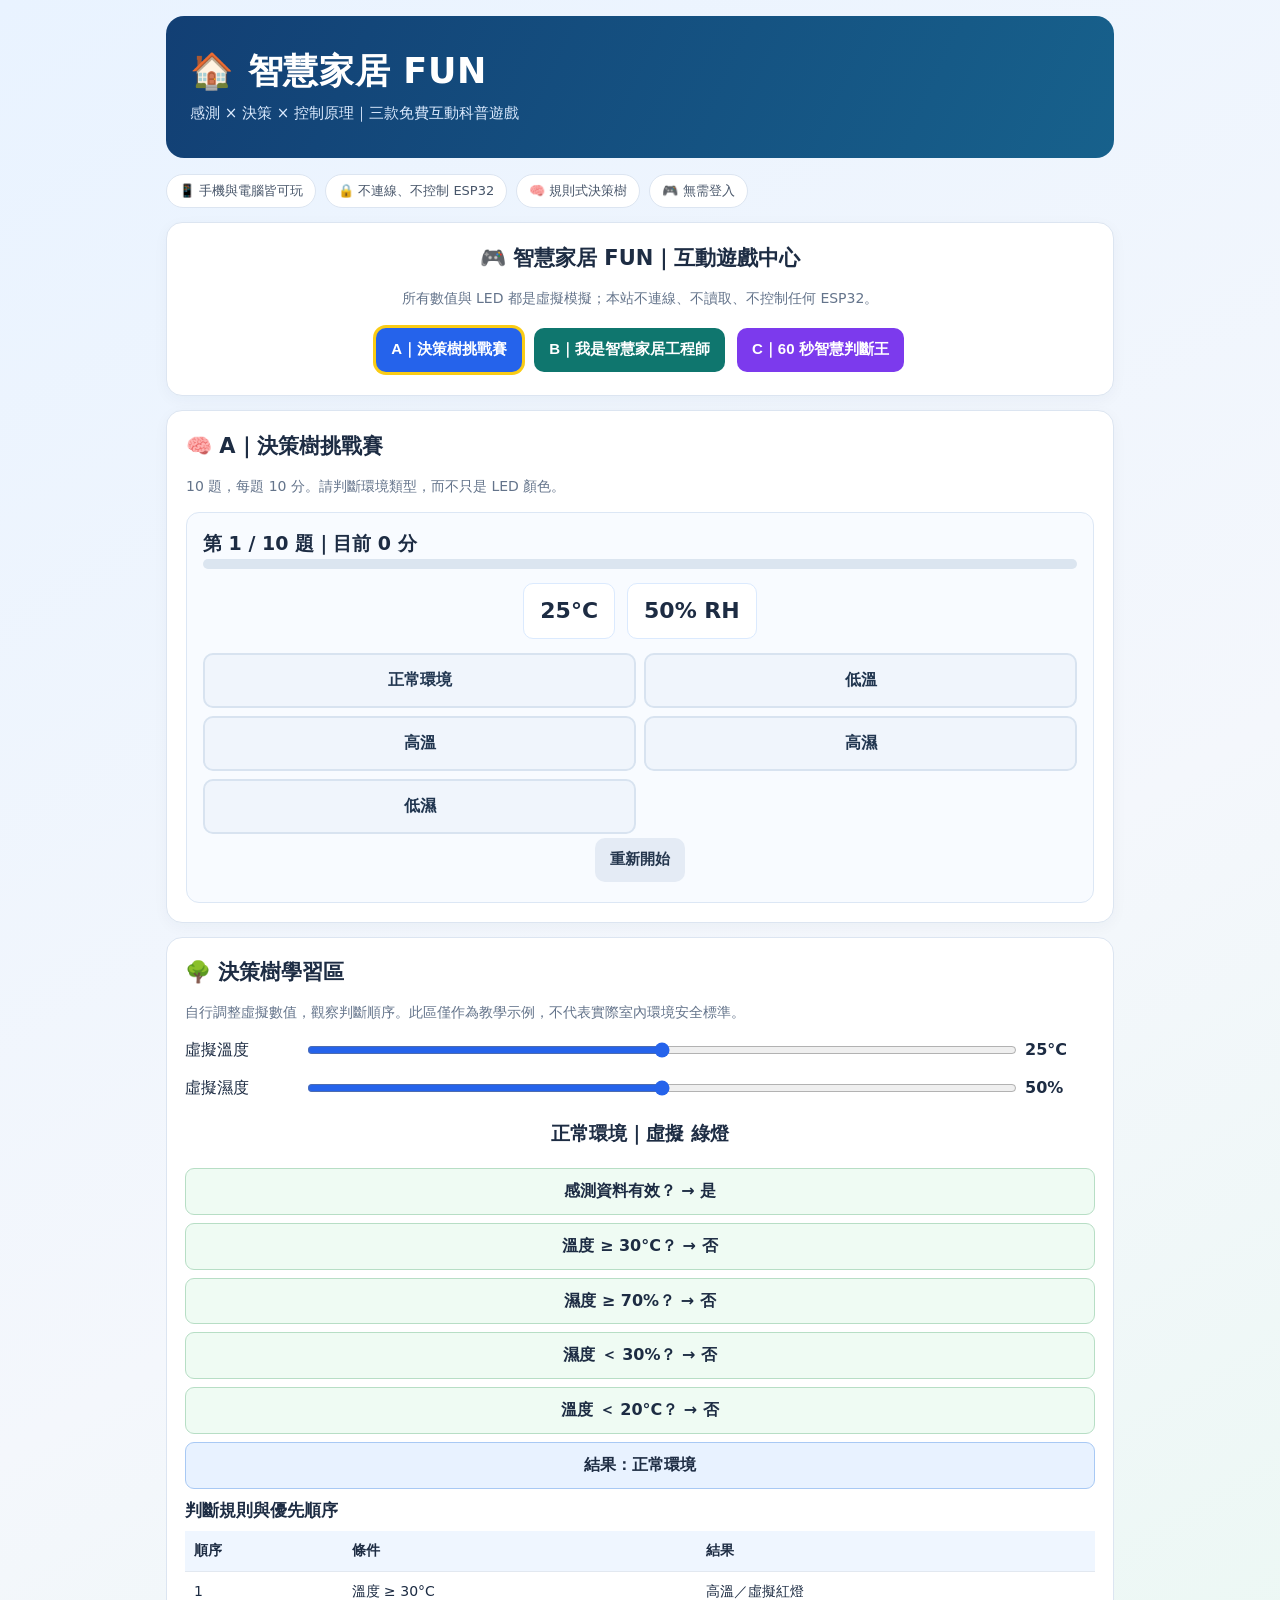
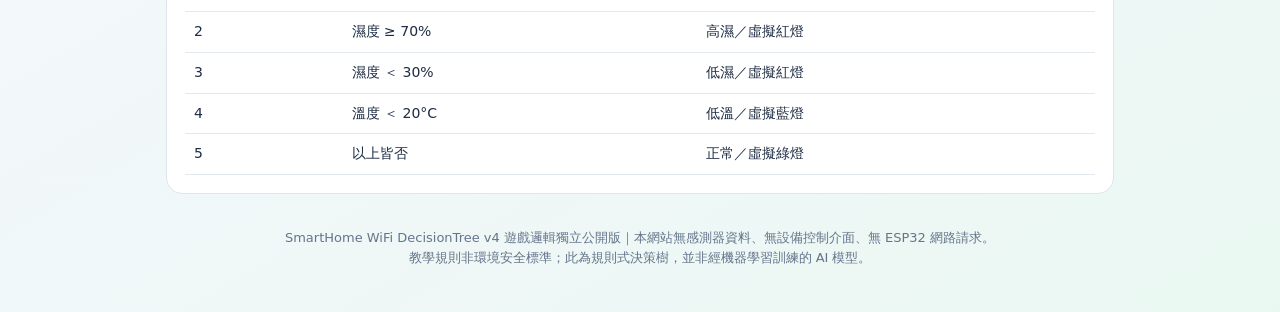
<file: index.html>
<!doctype html>
<html lang="zh-Hant">
<head>
<meta charset="utf-8">
<meta name="viewport" content="width=device-width,initial-scale=1">
<meta name="description" content="智慧家居 FUN：三款免費互動科普遊戲，學習溫溼度感測與規則式決策樹。純瀏覽器運作，不連線或控制 ESP32。">
<meta name="theme-color" content="#123f74">
<meta http-equiv="Content-Security-Policy" content="default-src 'none'; script-src 'self'; style-src 'self'; img-src 'self' data:; connect-src 'none'; object-src 'none'; frame-src 'none'; base-uri 'none'; form-action 'none'">
<title>智慧家居 FUN｜三款互動科普遊戲</title>
<link rel="stylesheet" href="style.css">
<script src="game.js" defer></script>
</head>
<body><main>
<header><h1>🏠 智慧家居 FUN</h1><p>感測 × 決策 × 控制原理｜三款免費互動科普遊戲</p></header>
<div class="info-bar"><span class="info-pill">📱 手機與電腦皆可玩</span><span class="info-pill">🔒 不連線、不控制 ESP32</span><span class="info-pill">🧠 規則式決策樹</span><span class="info-pill">🎮 無需登入</span></div>
<section aria-label="互動遊戲中心">

<div class="card"><h2 class="center">🎮 智慧家居 FUN｜互動遊戲中心</h2><p class="muted center">所有數值與 LED 都是虛擬模擬；本站不連線、不讀取、不控制任何 ESP32。</p><div class="toolbar game-nav"><button class="btn-blue" data-game="quiz" aria-pressed="true" data-action="openGame('quiz')">A｜決策樹挑戰賽</button><button class="btn-teal" data-game="engineer" aria-pressed="false" data-action="openGame('engineer')">B｜我是智慧家居工程師</button><button class="btn-purple" data-game="speed" aria-pressed="false" data-action="openGame('speed')">C｜60 秒智慧判斷王</button></div></div>
<div id="quizGame" class="card hidden"><h2>🧠 A｜決策樹挑戰賽</h2><p class="muted">10 題，每題 10 分。請判斷環境類型，而不只是 LED 顏色。</p><div class="game-box"><div id="quizMeta" class="score">第 1 題</div><div class="progress"><div id="quizProgress"></div></div><div class="game-metrics" id="quizValues"></div><div id="quizChoices" class="choice-grid"></div><div id="quizFeedback"></div><div class="center"><button id="quizNext" class="btn-blue hidden" data-action="nextQuiz()">下一題</button><button class="btn-light" data-action="startQuiz()">重新開始</button></div></div></div>
<div id="engineerGame" class="card hidden"><h2>🛠️ B｜我是智慧家居工程師</h2><p class="muted">調整虛擬環境數值，讓決策樹得到指定結果。共 5 個任務。</p><div class="game-box"><div id="missionMeta" class="score"></div><div id="missionText" class="mission"></div><div class="slider-row"><label for="gameTemp">溫度</label><input id="gameTemp" type="range" min="10" max="40" step="1" value="25" data-input-action="renderEngineer()"><strong id="gameTempValue">25°C</strong></div><div class="slider-row"><label for="gameHum">濕度</label><input id="gameHum" type="range" min="10" max="90" step="1" value="50" data-input-action="renderEngineer()"><strong id="gameHumValue">50%</strong></div><div class="center">虛擬決策結果：<b id="engineerState"></b><br>虛擬 LED：<b id="engineerLED"></b></div><div class="center"><button class="btn-green" id="missionCheck" data-action="checkMission()">提交答案</button><button class="btn-blue hidden" id="missionNext" data-action="nextMission()">下一關</button><button class="btn-light" data-action="startEngineer()">重新開始</button></div><div id="missionFeedback"></div></div></div>
<div id="speedGame" class="card hidden"><h2>⏱️ C｜60 秒智慧判斷王</h2><p class="muted">限時 60 秒，盡可能答對更多題。每題 10 分，答錯不扣分。</p><div class="game-box"><div class="center score" id="speedMeta">準備挑戰</div><div class="progress"><div id="speedProgress"></div></div><div class="game-metrics" id="speedValues"></div><div id="speedChoices" class="choice-grid"></div><div id="speedFeedback"></div><div class="center"><button id="speedStart" class="btn-purple" data-action="startSpeed()">開始 60 秒挑戰</button><button id="speedStop" class="btn-light hidden" data-action="stopSpeed()">結束挑戰</button></div></div></div>

</section>
<section class="lesson" aria-labelledby="lessonTitle">
<h2 id="lessonTitle">🌳 決策樹學習區</h2>
<p class="muted">自行調整虛擬數值，觀察判斷順序。此區僅作為教學示例，不代表實際室內環境安全標準。</p>
<div class="slider-row"><label for="lessonTemp">虛擬溫度</label><input id="lessonTemp" type="range" min="10" max="40" value="25" step="1" data-input-action="renderLesson()"><strong id="lessonTempText">25°C</strong></div>
<div class="slider-row"><label for="lessonHum">虛擬濕度</label><input id="lessonHum" type="range" min="10" max="90" value="50" step="1" data-input-action="renderLesson()"><strong id="lessonHumText">50%</strong></div>
<p class="center score" id="lessonResult" aria-live="polite"></p>
<div id="lessonPath" class="lesson-path" aria-live="polite"></div>
<h3>判斷規則與優先順序</h3>
<table class="rule-table"><thead><tr><th>順序</th><th>條件</th><th>結果</th></tr></thead><tbody>
<tr><td>1</td><td>溫度 ≥ 30°C</td><td>高溫／虛擬紅燈</td></tr>
<tr><td>2</td><td>濕度 ≥ 70%</td><td>高濕／虛擬紅燈</td></tr>
<tr><td>3</td><td>濕度 ＜ 30%</td><td>低濕／虛擬紅燈</td></tr>
<tr><td>4</td><td>溫度 ＜ 20°C</td><td>低溫／虛擬藍燈</td></tr>
<tr><td>5</td><td>以上皆否</td><td>正常／虛擬綠燈</td></tr>
</tbody></table>
</section>
<footer>SmartHome WiFi DecisionTree v4 遊戲邏輯獨立公開版｜本網站無感測器資料、無設備控制介面、無 ESP32 網路請求。<br>教學規則非環境安全標準；此為規則式決策樹，並非經機器學習訓練的 AI 模型。</footer>
</main></body></html>
</file>
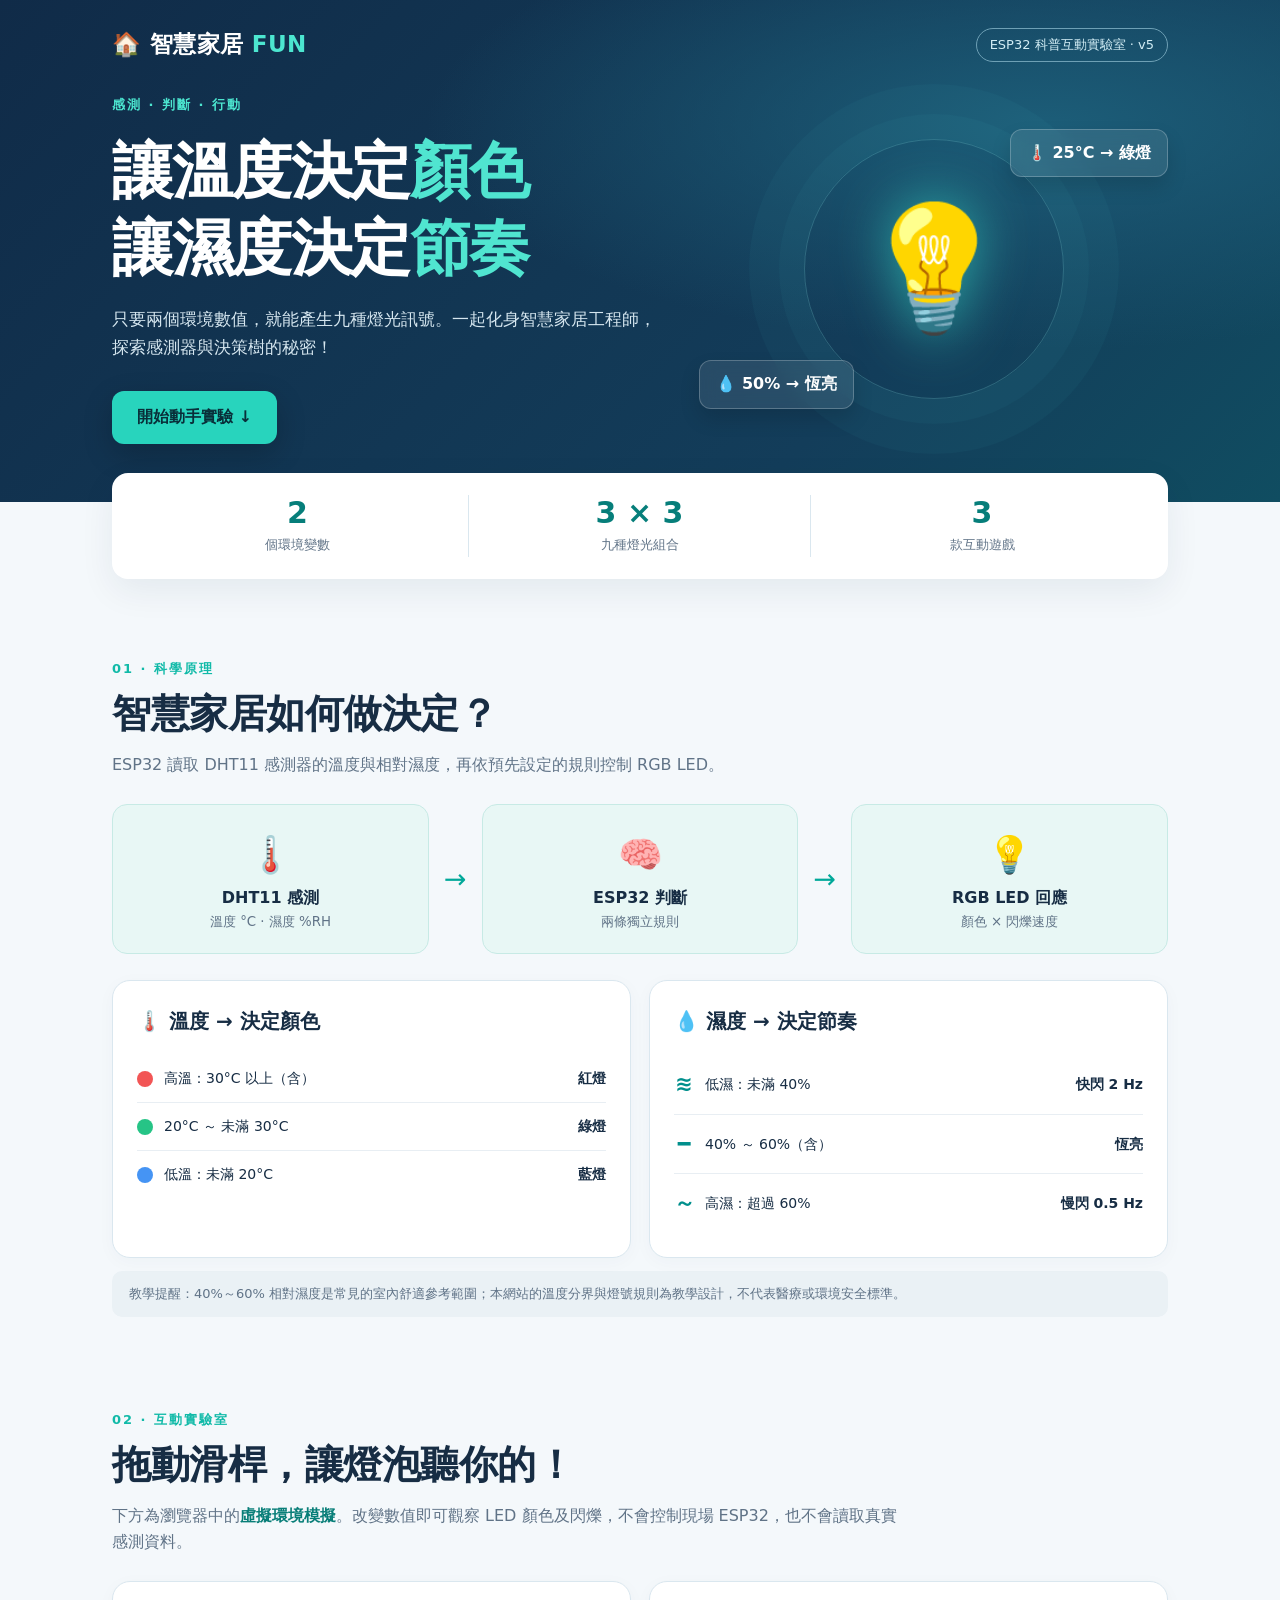
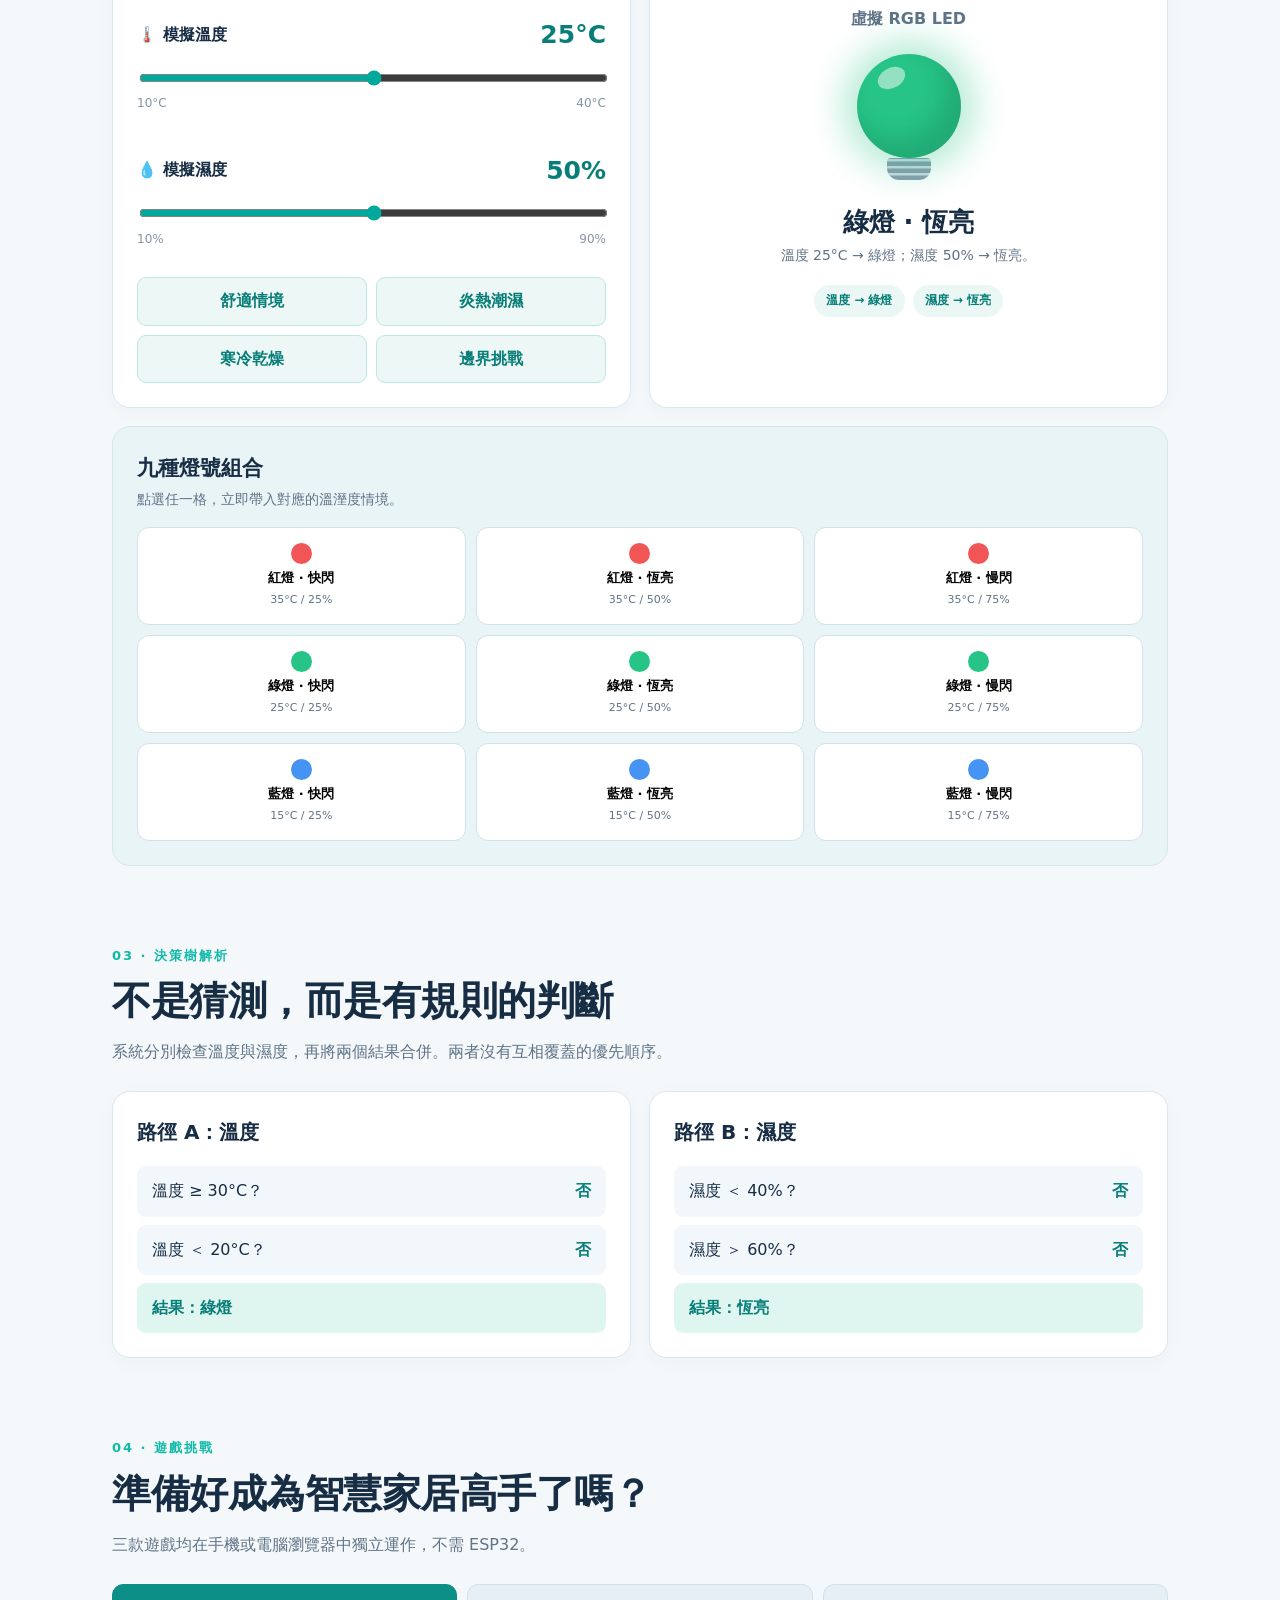
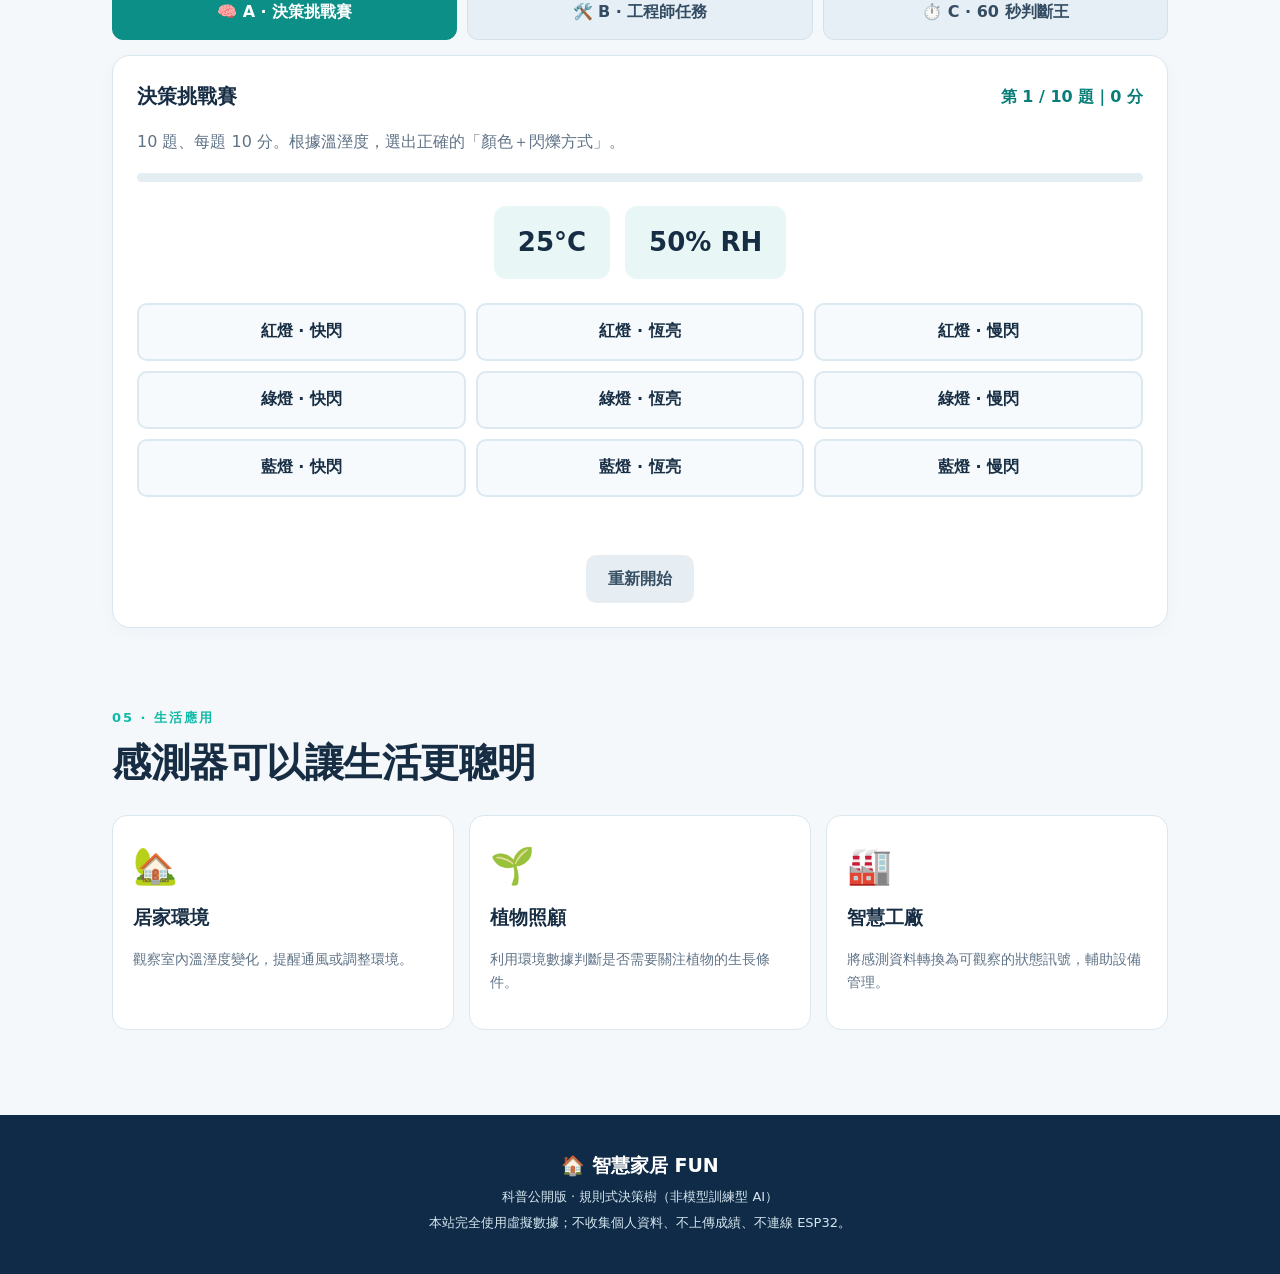
<file: v5/index.html>
<!doctype html><html lang="zh-Hant"><head><meta charset="utf-8"><meta name="viewport" content="width=device-width,initial-scale=1"><meta name="theme-color" content="#102b48"><meta name="description" content="智慧家居 FUN：ESP32 溫溼度決策樹科普與三款免費互動遊戲。"><meta http-equiv="Content-Security-Policy" content="default-src 'self'; script-src 'self'; style-src 'self'; img-src 'self' data:; connect-src 'none'; object-src 'none'; base-uri 'none'; form-action 'none'"><title>智慧家居 FUN｜溫溼度 × 決策樹 × 互動挑戰</title><link rel="stylesheet" href="style.css" defer><script src="game.js" defer></script></head><body>
<header class="hero"><div class="shell"><div class="top"><span class="brand">🏠 智慧家居 <b>FUN</b></span><span class="pill">ESP32 科普互動實驗室 · v5</span></div><div class="hero-grid"><div><div class="eyebrow">感測 · 判斷 · 行動</div><h1>讓溫度決定<span>顏色</span><br>讓濕度決定<span>節奏</span></h1><p>只要兩個環境數值，就能產生九種燈光訊號。一起化身智慧家居工程師，探索感測器與決策樹的秘密！</p><a class="primary-link" href="#lab">開始動手實驗 ↓</a></div><div class="hero-art" aria-hidden="true"><div class="orb-ring"><div class="orb">💡</div></div><div class="float-tag top-tag">🌡️ 25°C → 綠燈</div><div class="float-tag bottom-tag">💧 50% → 恆亮</div></div></div></div></header>
<main class="shell"><section class="intro stats"><div><strong>2</strong><span>個環境變數</span></div><div><strong>3 × 3</strong><span>九種燈光組合</span></div><div><strong>3</strong><span>款互動遊戲</span></div></section>
<section class="section" id="learn"><div class="section-head"><span class="kicker">01 · 科學原理</span><h2>智慧家居如何做決定？</h2><p>ESP32 讀取 DHT11 感測器的溫度與相對濕度，再依預先設定的規則控制 RGB LED。</p></div><div class="flow"><div class="flow-box"><span class="flow-icon">🌡️</span><b>DHT11 感測</b><small>溫度 °C · 濕度 %RH</small></div><span class="arrow">→</span><div class="flow-box"><span class="flow-icon">🧠</span><b>ESP32 判斷</b><small>兩條獨立規則</small></div><span class="arrow">→</span><div class="flow-box"><span class="flow-icon">💡</span><b>RGB LED 回應</b><small>顏色 × 閃爍速度</small></div></div><div class="rule-grid"><article class="panel"><h3>🌡️ 溫度 → 決定顏色</h3><div class="rule"><i class="dot red"></i><span>高溫：30°C 以上（含）</span><b>紅燈</b></div><div class="rule"><i class="dot green"></i><span>20°C ～ 未滿 30°C</span><b>綠燈</b></div><div class="rule"><i class="dot blue"></i><span>低溫：未滿 20°C</span><b>藍燈</b></div></article><article class="panel"><h3>💧 濕度 → 決定節奏</h3><div class="rule"><span class="wave">≋</span><span>低濕：未滿 40%</span><b>快閃 2 Hz</b></div><div class="rule"><span class="wave">━</span><span>40% ～ 60%（含）</span><b>恆亮</b></div><div class="rule"><span class="wave">～</span><span>高濕：超過 60%</span><b>慢閃 0.5 Hz</b></div></article></div><p class="note">教學提醒：40%～60% 相對濕度是常見的室內舒適參考範圍；本網站的溫度分界與燈號規則為教學設計，不代表醫療或環境安全標準。</p></section>
<section class="section lab-section" id="lab"><div class="section-head"><span class="kicker">02 · 互動實驗室</span><h2>拖動滑桿，讓燈泡聽你的！</h2><p>下方為瀏覽器中的<span class="em">虛擬環境模擬</span>。改變數值即可觀察 LED 顏色及閃爍，不會控制現場 ESP32，也不會讀取真實感測資料。</p></div><div class="lab-grid"><div class="panel control-panel"><div class="slider-heading"><label for="temp">🌡️ 模擬溫度</label><output id="tempOut" for="temp">25°C</output></div><input id="temp" type="range" min="10" max="40" value="25" step="1"><div class="range-label"><span>10°C</span><span>40°C</span></div><div class="slider-heading second"><label for="hum">💧 模擬濕度</label><output id="humOut" for="hum">50%</output></div><input id="hum" type="range" min="10" max="90" value="50" step="1"><div class="range-label"><span>10%</span><span>90%</span></div><div class="presets"><button data-preset="25,50">舒適情境</button><button data-preset="35,75">炎熱潮濕</button><button data-preset="15,25">寒冷乾燥</button><button data-preset="30,60">邊界挑戰</button></div></div><div class="panel result-panel"><div class="mini-label">虛擬 RGB LED</div><div class="bulb-stage"><div id="bulb" class="bulb green" role="img" aria-label="綠燈恆亮"></div><div class="bulb-base"></div></div><div id="result" class="result-title" aria-live="polite">綠燈 · 恆亮</div><div id="detail" class="result-detail">溫度正常範圍；濕度在 40%～60%</div><div class="decision-pills"><span id="colorRule">溫度 → 綠色</span><span id="blinkRule">濕度 → 恆亮</span></div></div></div><div class="matrix-panel"><div class="matrix-title"><h3>九種燈號組合</h3><p>點選任一格，立即帶入對應的溫溼度情境。</p></div><div id="matrix" class="matrix" aria-label="九種溫溼度燈號組合"></div></div></section>
<section class="section"><div class="section-head"><span class="kicker">03 · 決策樹解析</span><h2>不是猜測，而是有規則的判斷</h2><p>系統分別檢查溫度與濕度，再將兩個結果合併。兩者沒有互相覆蓋的優先順序。</p></div><div class="paths"><div class="path panel"><h3>路徑 A：溫度</h3><div class="path-step">溫度 ≥ 30°C？ <b id="pathHot">否</b></div><div class="path-step">溫度 ＜ 20°C？ <b id="pathCold">否</b></div><div class="path-end" id="pathColor">結果：綠色</div></div><div class="path panel"><h3>路徑 B：濕度</h3><div class="path-step">濕度 ＜ 40%？ <b id="pathDry">否</b></div><div class="path-step">濕度 ＞ 60%？ <b id="pathWet">否</b></div><div class="path-end" id="pathBlink">結果：恆亮</div></div></div></section>
<section class="section" id="games"><div class="section-head"><span class="kicker">04 · 遊戲挑戰</span><h2>準備好成為智慧家居高手了嗎？</h2><p>三款遊戲均在手機或電腦瀏覽器中獨立運作，不需 ESP32。</p></div><div class="game-tabs" role="group" aria-label="選擇遊戲"><button class="selected" data-game="quiz" aria-pressed="true">🧠 A · 決策挑戰賽</button><button data-game="engineer" aria-pressed="false">🛠️ B · 工程師任務</button><button data-game="speed" aria-pressed="false">⏱️ C · 60 秒判斷王</button></div><div class="panel game-panel"><div id="quizGame"><div class="game-top"><h3>決策挑戰賽</h3><span id="quizMeta">第 1 / 10 題</span></div><p>10 題、每題 10 分。根據溫溼度，選出正確的「顏色＋閃爍方式」。</p><div class="progress"><div id="quizProgress"></div></div><div class="question-values" id="quizValues"></div><div class="choices" id="quizChoices"></div><div class="feedback" id="quizFeedback" aria-live="polite"></div><div class="game-actions"><button id="quizNext" class="action hidden">下一題</button><button id="quizRestart" class="subtle">重新開始</button></div></div><div id="engineerGame" class="hidden"><div class="game-top"><h3>我是智慧家居工程師</h3><span id="missionMeta"></span></div><p>完成 5 項指定燈號任務。請調整下方的虛擬環境數值。</p><div class="mission" id="missionText"></div><div class="slider-heading"><label for="gameTemp">溫度</label><output id="gameTempOut">25°C</output></div><input id="gameTemp" type="range" min="10" max="40" value="25"><div class="slider-heading second"><label for="gameHum">濕度</label><output id="gameHumOut">50%</output></div><input id="gameHum" type="range" min="10" max="90" value="50"><div class="preview" id="gamePreview"></div><div class="feedback" id="missionFeedback" aria-live="polite"></div><div class="game-actions"><button id="missionCheck" class="action">提交答案</button><button id="missionNext" class="action hidden">下一關</button><button id="missionRestart" class="subtle">重新開始</button></div></div><div id="speedGame" class="hidden"><div class="game-top"><h3>60 秒智慧判斷王</h3><span id="speedMeta">準備開始</span></div><p>限時 60 秒，每題 10 分，答錯不扣分。選出正確的燈號組合。</p><div class="progress"><div id="speedProgress"></div></div><div class="question-values" id="speedValues"></div><div class="choices" id="speedChoices"></div><div class="feedback" id="speedFeedback" aria-live="polite"></div><div class="game-actions"><button id="speedStart" class="action">開始挑戰</button><button id="speedStop" class="subtle hidden">結束挑戰</button></div></div></div></section>
<section class="section"><div class="section-head"><span class="kicker">05 · 生活應用</span><h2>感測器可以讓生活更聰明</h2></div><div class="life-grid"><article class="life"><span>🏡</span><h3>居家環境</h3><p>觀察室內溫溼度變化，提醒通風或調整環境。</p></article><article class="life"><span>🌱</span><h3>植物照顧</h3><p>利用環境數據判斷是否需要關注植物的生長條件。</p></article><article class="life"><span>🏭</span><h3>智慧工廠</h3><p>將感測資料轉換為可觀察的狀態訊號，輔助設備管理。</p></article></div></section>
</main><footer><div class="shell"><b>🏠 智慧家居 FUN</b><p>科普公開版 · 規則式決策樹（非模型訓練型 AI）</p><p>本站完全使用虛擬數據；不收集個人資料、不上傳成績、不連線 ESP32。</p></div></footer></body></html>
</file>
<file: style.css>
:root{--ink:#1d2c43;--muted:#64748b;--line:#dce5f1;--blue:#2563eb;--green:#15803d;--red:#dc2626;--panel:#fff}
*{box-sizing:border-box}body{margin:0;background:#eef3fa;color:var(--ink);font-family:system-ui,"Microsoft JhengHei",sans-serif;line-height:1.55}
main{max-width:1050px;margin:auto;padding:16px}h1{font-size:clamp(24px,4vw,35px);margin:0}h2{font-size:21px;margin:0 0 12px}h3{font-size:17px;margin:8px 0}
header{background:#153b66;color:white;padding:22px;border-radius:18px;margin-bottom:16px}header p{margin:4px 0;color:#dbeafe}
.card{background:var(--panel);border:1px solid var(--line);border-radius:16px;padding:19px;margin:14px 0;box-shadow:0 4px 15px #10294c0a}
.grid{display:grid;grid-template-columns:repeat(2,minmax(0,1fr));gap:12px}.metric{text-align:center;background:#f6f9ff;border-radius:13px;padding:18px}
.value{font-size:clamp(27px,5vw,43px);font-weight:800;color:#1d4ed8}.muted{color:var(--muted);font-size:14px}.center{text-align:center}
button{min-height:44px;padding:10px 15px;border:0;border-radius:10px;background:#475569;color:#fff;font-size:15px;font-weight:650;cursor:pointer;margin:4px;touch-action:manipulation}
button:focus-visible,input:focus-visible{outline:3px solid #f59e0b;outline-offset:2px}button:hover{filter:brightness(1.07)}button:disabled{opacity:.5;cursor:not-allowed}
.btn-blue{background:#2563eb}.btn-green{background:#15803d}.btn-red{background:#dc2626}.btn-teal{background:#0f766e}.btn-purple{background:#7c3aed}.btn-light{background:#e4ebf5;color:#24364d}
.btn-active{box-shadow:inset 0 0 0 2px #facc15}.toolbar{display:flex;flex-wrap:wrap;justify-content:center;gap:4px}.tabs{display:flex;flex-wrap:wrap;gap:8px;margin-bottom:10px}
.tabs button{flex:1;margin:0;min-width:145px}.hidden{display:none!important}.status{display:inline-block;padding:5px 12px;border-radius:999px;background:#dbeafe;color:#1d4ed8;font-weight:700}
.led{display:inline-block;width:17px;height:17px;border-radius:50%;vertical-align:middle;border:1px solid #9ca3af;background:#94a3b8;margin-right:7px}
/* Complete tree: each row shows the yes leaf on the left and the no continuation on the right. */
.tree{max-width:700px;margin:12px auto}.tree-start{max-width:320px;margin:0 auto 10px}.tree-row{display:grid;grid-template-columns:minmax(0,1fr) 50px minmax(0,1fr);gap:6px;align-items:center;min-height:90px}
.node{border:2px solid #cbd5e1;background:#f8fafc;border-radius:11px;padding:11px;text-align:center;font-size:14px;min-height:61px;display:flex;flex-direction:column;justify-content:center}
.node small{font-size:12px;color:#64748b}.node.active{background:#dcfce7;border-color:#16a34a;color:#166534;font-weight:700}.node.result-active{background:#dbeafe;border-color:#2563eb;color:#1d4ed8;font-weight:800}.node.inactive{opacity:.5}
.branch{text-align:center;font-size:12px;color:#64748b}.branch.passed{color:#15803d;font-weight:800}.path{max-width:510px;margin:auto}.step{background:#dcfce7;border:2px solid #16a34a;border-radius:10px;padding:11px;text-align:center;margin:7px 0;font-weight:700}.step.end{background:#dbeafe;border-color:#2563eb;color:#1d4ed8}.down{text-align:center;color:#16a34a}
.choice-grid{display:grid;grid-template-columns:repeat(2,minmax(0,1fr));gap:8px}.choice-grid button{margin:0;min-height:55px;background:#f0f5fc;color:#213650;border:2px solid #d8e3f0}.choice-grid button.correct{background:#dcfce7;border-color:#16a34a}.choice-grid button.wrong{background:#fee2e2;border-color:#dc2626}
.game-box{background:#f7faff;border:1px solid #dce7f5;border-radius:13px;padding:16px}.score{font-weight:800;font-size:19px}.game-metrics{display:flex;justify-content:center;gap:12px;flex-wrap:wrap}.game-metrics span{padding:10px 16px;background:white;border-radius:10px;font-size:22px;font-weight:800}
.slider-row{display:grid;grid-template-columns:110px 1fr 70px;gap:10px;align-items:center;margin:13px 0}input[type=range]{width:100%;accent-color:#2563eb}.mission{border-left:5px solid #2563eb;padding:10px 14px;background:white;border-radius:8px;margin:12px 0}
.feedback{border-radius:10px;background:#e8f0ff;padding:12px;margin:12px 0}.progress{height:10px;background:#dbe5f0;border-radius:20px;overflow:hidden}.progress>div{height:100%;background:#16a34a;width:0;transition:width .2s}
@media(max-width:550px){main{padding:9px}.card{padding:13px;margin:10px 0}.tree-row{grid-template-columns:minmax(0,1fr) 23px minmax(0,1fr);gap:3px;min-height:83px}.node{font-size:12px;padding:7px 4px}.node small,.branch{font-size:10px}.slider-row{grid-template-columns:75px 1fr 56px;gap:5px}.choice-grid{grid-template-columns:1fr}}
@media(prefers-reduced-motion:reduce){.progress>div{transition:none}}


/* Public website additions; all assets are bundled, no external dependencies. */
body{background:linear-gradient(150deg,#e9f3ff 0%,#f4f7fc 55%,#eaf8f2 100%);min-height:100vh}
main{max-width:980px}header{background:linear-gradient(115deg,#123f74,#17618c);padding:28px 24px}
header h1{letter-spacing:.02em}header p{font-size:15px}
.info-bar{display:flex;flex-wrap:wrap;gap:9px;margin:14px 0}
.info-pill{display:inline-block;background:#fff;border:1px solid #dce5f1;border-radius:999px;padding:6px 12px;font-size:13px;color:#475569}
.game-nav button[aria-pressed="true"]{box-shadow:0 0 0 3px #facc15}
.lesson{background:#fff;border:1px solid #dce5f1;border-radius:16px;padding:18px;margin:14px 0}
.rule-table{width:100%;border-collapse:collapse;font-size:14px}.rule-table th,.rule-table td{padding:9px;border-bottom:1px solid #e2e8f0;text-align:left}.rule-table th{background:#eff6ff}
.lesson-path{display:grid;gap:8px;margin-top:10px}.lesson-step{border:1px solid #b7dec5;background:#effbf3;padding:10px;border-radius:9px;font-weight:600;text-align:center}.lesson-step:last-child{border-color:#a8c9f4;background:#e8f2ff}
.game-box{background:#f8fbff}.game-metrics{margin:14px 0}.game-metrics span{border:1px solid #dbeafe}
.choice-grid button{font-size:16px}.choice-grid button:disabled{opacity:1}
footer{text-align:center;color:#64748b;font-size:13px;padding:20px 0 28px}
@media(max-width:550px){header{padding:20px 16px}.info-bar{gap:6px}.info-pill{font-size:12px}.rule-table{font-size:12px}.rule-table th,.rule-table td{padding:7px 5px}}
</file>
<file: v5/style.css>
:root{--navy:#102b48;--ink:#172d44;--muted:#607387;--teal:#00bba7;--line:#dae7ef;--bg:#f4f8fb;--red:#f25555;--green:#26c486;--blue:#4594f4}*{box-sizing:border-box}html{scroll-behavior:smooth}body{margin:0;background:var(--bg);color:var(--ink);font-family:system-ui,-apple-system,"Noto Sans TC","Microsoft JhengHei",sans-serif;line-height:1.65}button,input{font:inherit}button{cursor:pointer}button:focus-visible,a:focus-visible,input:focus-visible{outline:3px solid #f6b843;outline-offset:3px}.shell{max-width:1100px;margin:auto;padding:0 22px}.hero{background:radial-gradient(ellipse at 82% 25%,#1c5d78 0,transparent 42%),linear-gradient(135deg,#102b48,#133d5a 70%,#104d61);color:white;overflow:hidden}.top{display:flex;align-items:center;justify-content:space-between;gap:16px;padding-top:26px}.brand{font-size:23px;font-weight:800;letter-spacing:.4px}.brand b{color:#4ce6d0}.pill{border:1px solid #6ea0b5;border-radius:99px;padding:5px 13px;font-size:13px;color:#d2edf5}.hero-grid{display:grid;grid-template-columns:1.2fr 1fr;gap:25px;align-items:center;min-height:420px;padding:30px 0 58px}.eyebrow,.kicker{font-weight:800;letter-spacing:2px;color:#11baa8;font-size:13px}.hero .eyebrow{color:#4ce6d0}.hero h1{font-size:clamp(36px,5.3vw,61px);line-height:1.26;letter-spacing:-1.5px;margin:18px 0}.hero h1 span{color:#50e5d0}.hero p{font-size:17px;max-width:550px;color:#d5e6ef;margin-bottom:30px}.primary-link{display:inline-block;background:#28d4bd;color:#092e39;text-decoration:none;font-weight:900;padding:13px 25px;border-radius:12px;box-shadow:0 10px 30px #0003}.hero-art{min-height:330px;position:relative;display:grid;place-items:center}.orb-ring{width:260px;height:260px;border:1px solid #65b4be55;border-radius:50%;display:grid;place-items:center;box-shadow:0 0 0 25px #56d4cd09,0 0 0 55px #56d4cd09}.orb{font-size:122px;filter:drop-shadow(0 0 28px #38e0c9aa)}.float-tag{position:absolute;background:#ffffff17;border:1px solid #ffffff3a;backdrop-filter:blur(8px);border-radius:12px;padding:10px 16px;font-weight:700;box-shadow:0 10px 20px #0002}.top-tag{top:25px;right:0}.bottom-tag{bottom:25px;left:0}.stats{margin-top:-29px;position:relative;background:white;border-radius:16px;box-shadow:0 12px 35px #15314a12;display:grid;grid-template-columns:repeat(3,1fr);padding:22px 15px}.stats>div{text-align:center;border-right:1px solid var(--line)}.stats>div:last-child{border:0}.stats strong{display:block;color:#067e7a;font-size:30px;line-height:1.2}.stats span{font-size:13px;color:var(--muted)}.section{padding:76px 0 0}.section-head{margin-bottom:26px}.section-head h2{font-size:clamp(27px,3.3vw,39px);line-height:1.3;margin:8px 0 12px;letter-spacing:-.5px}.section-head p{color:var(--muted);margin:0;max-width:790px}.flow{display:flex;align-items:center;justify-content:space-between;gap:15px;margin:26px 0}.flow-box{flex:1;text-align:center;background:#e8f7f5;border:1px solid #c7eae5;border-radius:15px;padding:20px 10px}.flow-icon{display:block;font-size:36px}.flow-box b,.flow-box small{display:block}.flow-box small{color:var(--muted)}.arrow{font-size:27px;color:#00a899}.rule-grid,.lab-grid,.paths{display:grid;grid-template-columns:repeat(2,minmax(0,1fr));gap:18px}.panel{background:#fff;border:1px solid var(--line);border-radius:18px;padding:24px;box-shadow:0 4px 18px #18395508}.panel h3{margin:0 0 17px;font-size:20px}.rule{display:flex;align-items:center;gap:11px;padding:12px 0;border-bottom:1px solid #e8eef3;font-size:14px}.rule:last-child{border:0}.rule span:nth-child(2){flex:1}.rule b{font-size:14px;white-space:nowrap}.dot{width:16px;height:16px;border-radius:50%;flex:none}.red{background:var(--red)}.green{background:var(--green)}.blue{background:var(--blue)}.wave{font-size:21px;font-weight:800;color:#008f8c;width:20px;text-align:center;flex:none}.note{font-size:13px;color:var(--muted);background:#eaf1f5;padding:12px 17px;border-radius:10px}.lab-section{scroll-margin-top:20px}.em{font-weight:800;color:#087e78}.slider-heading{display:flex;justify-content:space-between;align-items:center;font-weight:750;margin:8px 0 12px}.slider-heading output{font-size:25px;color:#087e78}.slider-heading.second{margin-top:36px}input[type=range]{width:100%;accent-color:#00a99b;cursor:pointer}.range-label{display:flex;justify-content:space-between;color:#8495a5;font-size:12px}.presets{display:grid;grid-template-columns:1fr 1fr;gap:9px;margin-top:28px}.presets button{background:#edf7f6;color:#087e78;border:1px solid #bde7e2;border-radius:9px;padding:10px 5px;font-weight:750}.presets button:hover{background:#d3f3ed}.result-panel{text-align:center}.mini-label{font-weight:700;color:var(--muted)}.bulb-stage{height:168px;display:flex;flex-direction:column;align-items:center;justify-content:center}.bulb{width:104px;height:104px;border-radius:50%;background:var(--green);box-shadow:0 0 35px 14px #26c48655,inset -14px -18px 25px #0002;position:relative}.bulb:after{content:"";position:absolute;top:14px;left:20px;width:29px;height:20px;border-radius:50%;background:#ffffff80;transform:rotate(-28deg)}.bulb.red{background:var(--red);box-shadow:0 0 35px 14px #f2555555,inset -14px -18px 25px #0002}.bulb.blue{background:var(--blue);box-shadow:0 0 35px 14px #4594f455,inset -14px -18px 25px #0002}.bulb-base{width:44px;height:22px;background:repeating-linear-gradient(0deg,#8c9cad,#8c9cad 4px,#d2dce5 5px,#d2dce5 7px);border-radius:4px 4px 12px 12px}.bulb.fast{animation:blink .5s step-end infinite}.bulb.slow{animation:blink 2s step-end infinite}@keyframes blink{0%,49.9%{opacity:1}50%,100%{opacity:.08;box-shadow:none}}.result-title{font-size:26px;font-weight:900}.result-detail{color:var(--muted);font-size:14px}.decision-pills{display:flex;gap:8px;justify-content:center;flex-wrap:wrap;margin-top:18px}.decision-pills span{background:#eaf7f5;border-radius:50px;padding:6px 12px;font-size:12px;color:#087e78;font-weight:800}.matrix-panel{background:#e9f4f6;border:1px solid #d1e7eb;border-radius:18px;padding:24px;margin-top:18px}.matrix-title h3{margin:0;font-size:21px}.matrix-title p{margin:2px 0 16px;color:var(--muted);font-size:14px}.matrix{display:grid;grid-template-columns:repeat(3,minmax(0,1fr));gap:10px}.matrix button{border:1px solid #d1e2e8;background:white;border-radius:12px;padding:14px 6px;min-height:98px;display:flex;align-items:center;flex-direction:column;justify-content:center;gap:3px}.matrix button:hover,.matrix button.active{border-color:#0b9f93;box-shadow:0 0 0 2px #0b9f9322}.matrix-dot{width:21px;height:21px;border-radius:50%;display:inline-block}.matrix small{color:var(--muted);font-size:11px}.matrix b{font-size:13px}.path-step{display:flex;justify-content:space-between;gap:10px;padding:12px 15px;margin:8px 0;background:#f2f7fb;border-radius:9px}.path-step b{color:#087e78}.path-end{background:#dff5ef;color:#087e78;padding:12px 15px;border-radius:9px;font-weight:850}.game-tabs{display:grid;grid-template-columns:repeat(3,1fr);gap:10px;margin-bottom:15px}.game-tabs button{padding:14px 8px;background:#e6eff5;border:1px solid #d4e1e9;color:#344d63;border-radius:11px;font-weight:800}.game-tabs button.selected{background:#0b8f86;color:white;border-color:#0b8f86}.game-panel{min-height:350px}.game-top{display:flex;justify-content:space-between;align-items:center;gap:10px}.game-top h3{margin:0}.game-top span{color:#087e78;font-weight:800}.game-panel p{color:var(--muted)}.progress{height:9px;border-radius:99px;background:#e3edf2;overflow:hidden;margin:17px 0}.progress>div{background:#0eb5a1;height:100%;width:0;transition:width .2s}.question-values{display:flex;justify-content:center;gap:15px;margin:24px 0}.question-values span{font-size:26px;font-weight:900;background:#e8f7f5;border-radius:12px;padding:15px 24px}.choices{display:grid;grid-template-columns:repeat(3,1fr);gap:10px}.choices button{border:2px solid #dce9f0;background:#f6fafc;border-radius:10px;padding:12px 6px;min-height:58px;font-weight:800;color:var(--ink)}.choices button.correct{border-color:#19aa78;background:#dcf8ed}.choices button.wrong{border-color:#ef6464;background:#ffe7e7}.choices button:disabled{cursor:default}.feedback{margin-top:16px;min-height:22px;font-weight:700;color:#285d69}.game-actions{display:flex;justify-content:center;gap:10px;flex-wrap:wrap;margin-top:20px}.action,.subtle{border:0;border-radius:10px;padding:11px 22px;font-weight:800}.action{background:#098e85;color:white}.subtle{background:#e7eef3;color:#385064}.mission{background:#e9f7f5;border-left:5px solid #0cae9d;padding:15px;border-radius:8px;margin:18px 0;font-weight:850}.preview{text-align:center;background:#f4f8fb;padding:12px;margin-top:18px;border-radius:10px;font-weight:800}.hidden{display:none!important}.life-grid{display:grid;grid-template-columns:repeat(3,1fr);gap:15px}.life{background:white;border:1px solid var(--line);padding:20px;border-radius:15px}.life span{font-size:36px}.life h3{margin:8px 0}.life p{font-size:14px;color:var(--muted)}footer{margin-top:85px;background:#102b48;color:#d5e7ef;padding:35px 0;text-align:center}footer b{color:white;font-size:19px}footer p{font-size:13px;margin:5px}@media(max-width:750px){.hero-grid{grid-template-columns:1fr;padding:32px 0 60px}.hero-art{min-height:205px}.orb-ring{width:160px;height:160px}.orb{font-size:75px}.top-tag{right:5%}.bottom-tag{left:5%}.rule-grid,.lab-grid,.paths{grid-template-columns:1fr}.flow{gap:7px}.flow-box{padding:12px 5px}.flow-icon{font-size:26px}.flow-box b{font-size:12px}.flow-box small{font-size:10px}.arrow{font-size:16px}.game-tabs{grid-template-columns:1fr}.life-grid{grid-template-columns:1fr}.section{padding-top:58px}}@media(max-width:470px){.shell{padding:0 14px}.brand{font-size:19px}.pill{font-size:10px}.stats strong{font-size:24px}.stats span{font-size:11px}.panel{padding:17px}.matrix{gap:6px}.matrix button{padding:9px 2px;min-height:86px}.matrix b{font-size:11px}.matrix small{font-size:10px}.choices{grid-template-columns:repeat(2,1fr)}.question-values span{font-size:20px;padding:12px}.hero h1{font-size:36px}}@media(prefers-reduced-motion:reduce){html{scroll-behavior:auto}.bulb.fast,.bulb.slow{animation:none}.progress>div{transition:none}}
</file>
